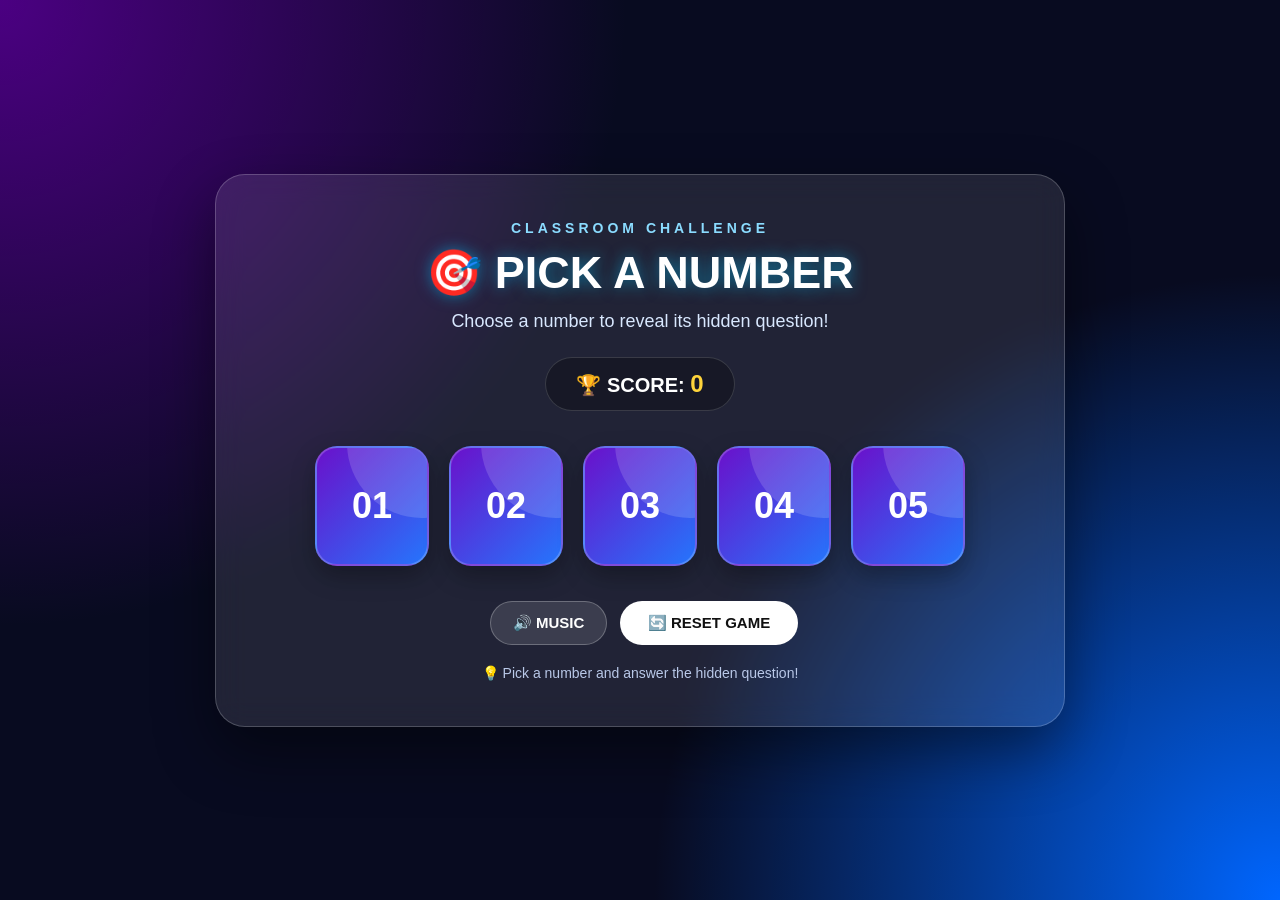
<file: index.html>
<!DOCTYPE html>
<html lang="en">

<head>
    <meta charset="UTF-8">
    <meta name="viewport" content="width=device-width, initial-scale=1.0">

    <title>Pick a Number Quiz</title>

    <link rel="stylesheet" href="style.css">
</head>

<body>

    <div class="container">

        <div class="header">

            <p class="small-title">
                CLASSROOM CHALLENGE
            </p>

            <h1>
                🎯 PICK A NUMBER
            </h1>

            <p class="subtitle">
                Choose a number to reveal its hidden question!
            </p>

        </div>


        <!-- SCORE -->

        <div class="score-box">

            🏆 SCORE:
            <span id="score">0</span>

        </div>


        <!-- NUMBER BOARD -->

        <div class="number-board">

            <a href="question1.html"
               class="number-card"
               data-number="1">

                <span>01</span>

            </a>


            <a href="question2.html"
               class="number-card"
               data-number="2">

                <span>02</span>

            </a>


            <a href="question3.html"
               class="number-card"
               data-number="3">

                <span>03</span>

            </a>


            <a href="question4.html"
               class="number-card"
               data-number="4">

                <span>04</span>

            </a>


            <a href="question5.html"
               class="number-card"
               data-number="5">

                <span>05</span>

            </a>

        </div>


        <!-- MUSIC -->

        <button
            id="musicBtn"
            class="music-btn"
            type="button"
            onclick="toggleMusic()"
            aria-pressed="false">

            🔊 MUSIC

        </button>


        <!-- RESET -->

        <button
            class="reset-btn"
            onclick="resetGame()">

            🔄 RESET GAME

        </button>


        <p class="instruction">

            💡 Pick a number and answer the hidden question!

        </p>

    </div>


    <!-- BACKGROUND MUSIC -->




    <script src="music.js"></script>
    <script src="script.js"></script>

</body>

</html>
</file>
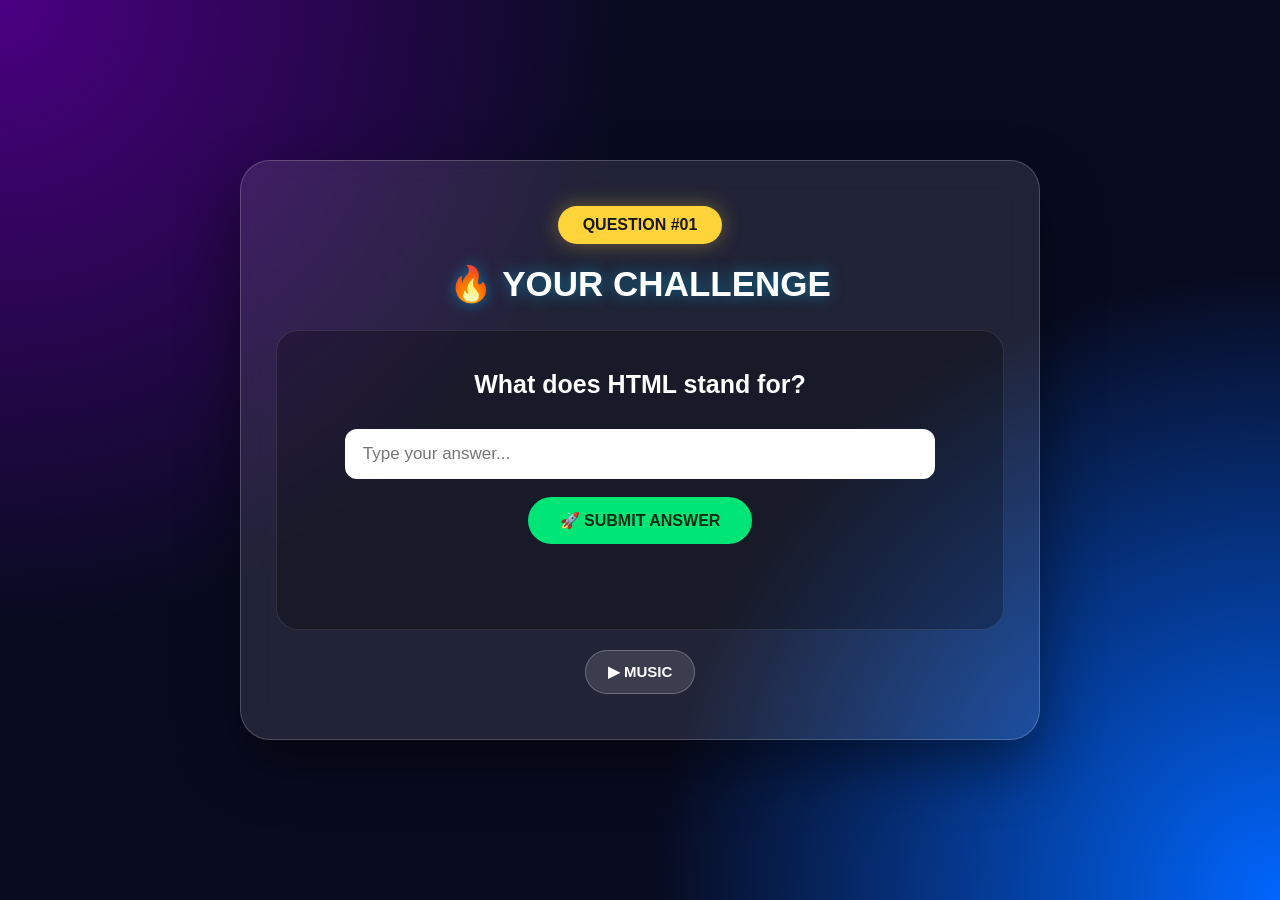
<file: question1.html>
<!DOCTYPE html>
<html lang="en">

<head>

    <meta charset="UTF-8">

    <meta name="viewport"
          content="width=device-width, initial-scale=1.0">

    <title>Question 1</title>

    <link rel="stylesheet" href="style.css">

</head>

<body data-music="harana">

<div class="question-page">

    <div class="question-number">
        QUESTION #01
    </div>

    <h1>🔥 YOUR CHALLENGE</h1>

    <div class="question-box">

        <h2>
            What does HTML stand for?
        </h2>

        <input
            type="text"
            id="answer"
            class="answer-input"
            placeholder="Type your answer..."
        >

        <br>

        <button
            class="submit-btn"
            onclick="checkAnswer()">

            🚀 SUBMIT ANSWER

        </button>

        <p id="result" class="result"></p>

        <!-- TRY AGAIN BUTTON -->
        <button
            id="tryAgainBtn"
            class="try-again-btn"
            onclick="tryAgain()"
            style="display: none;">

            🔄 TRY AGAIN

        </button>

    </div>

    </a>

    <button id="musicBtn" class="music-btn" type="button" aria-pressed="false">▶ MUSIC</button>

</div>


<script>

function checkAnswer() {

    let input =
        document.getElementById("answer");

    let answer =
        input.value.toLowerCase().trim();

    if (answer === "hypertext markup language") {

        document.getElementById("result").innerHTML =
            "🎉 CORRECT! +10 POINTS";

        document.getElementById("tryAgainBtn")
            .style.display = "none";

        input.disabled = true;

        saveScore();

        markUsed();

    } else {

        document.getElementById("result").innerHTML =
            "❌ Incorrect!";

        document.getElementById("tryAgainBtn")
            .style.display = "inline-block";

    }

}


function tryAgain() {

    // Remove the current answer
    document.getElementById("answer").value = "";

    // Clear the message
    document.getElementById("result").innerHTML = "";

    // Hide the Try Again button
    document.getElementById("tryAgainBtn")
        .style.display = "none";

    // Put cursor back inside the input
    document.getElementById("answer").focus();

}


function saveScore() {

    let score =
        Number(localStorage.getItem("score")) || 0;

    score += 10;

    localStorage.setItem("score", score);

}


function markUsed() {

    let used =
        JSON.parse(
            localStorage.getItem("usedNumbers")
        ) || [];

    if (!used.includes(1)) {

        used.push(1);

        localStorage.setItem(
            "usedNumbers",
            JSON.stringify(used)
        );

    }

}

</script>
<script src="music.js"></script>

</body>

</html>
</file>
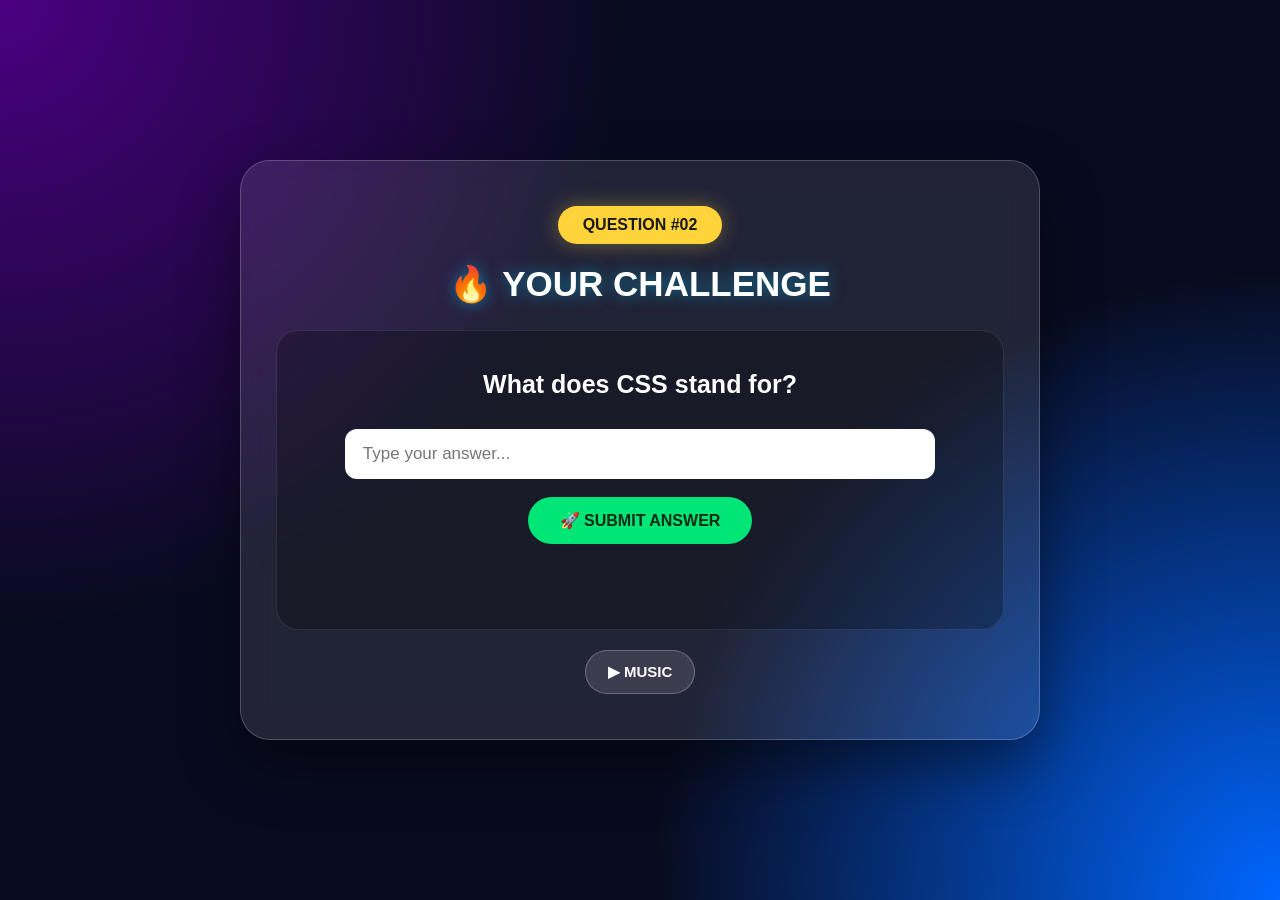
<file: question2.html>
<!DOCTYPE html>
<html lang="en">

<head>
    <meta charset="UTF-8">
    <meta name="viewport" content="width=device-width, initial-scale=1.0">

    <title>Question 2</title>

    <link rel="stylesheet" href="style.css">
</head>

<body data-music="kundiman">

<div class="question-page">

    <div class="question-number">
        QUESTION #02
    </div>

    <h1>🔥 YOUR CHALLENGE</h1>

    <div class="question-box">

        <h2>
            What does CSS stand for?
        </h2>

        <input
            type="text"
            id="answer"
            class="answer-input"
            placeholder="Type your answer..."
        >

        <br>

        <button
            class="submit-btn"
            onclick="checkAnswer()">

            🚀 SUBMIT ANSWER

        </button>

        <p id="result" class="result"></p>

        <button
            id="tryAgainBtn"
            class="try-again-btn"
            onclick="tryAgain()"
            style="display: none;">

            🔄 TRY AGAIN

        </button>

    </div>



    <button id="musicBtn" class="music-btn" type="button" aria-pressed="false">▶ MUSIC</button>

</div>


<script>

function checkAnswer() {

    let input =
        document.getElementById("answer");

    let answer =
        input.value.toLowerCase().trim();

    if (answer === "cascading style sheets") {

        document.getElementById("result").innerHTML =
            "🎉 CORRECT! +10 POINTS";

        document.getElementById("tryAgainBtn")
            .style.display = "none";

        input.disabled = true;

        saveScore();

        markUsed();

    } else {

        document.getElementById("result").innerHTML =
            "❌ Incorrect!";

        document.getElementById("tryAgainBtn")
            .style.display = "inline-block";

    }

}


function tryAgain() {

    document.getElementById("answer").value = "";

    document.getElementById("result").innerHTML = "";

    document.getElementById("tryAgainBtn")
        .style.display = "none";

    document.getElementById("answer").focus();

}


function saveScore() {

    let score =
        Number(localStorage.getItem("score")) || 0;

    score += 10;

    localStorage.setItem("score", score);

}


function markUsed() {

    let used =
        JSON.parse(
            localStorage.getItem("usedNumbers")
        ) || [];

    if (!used.includes(2)) {

        used.push(2);

        localStorage.setItem(
            "usedNumbers",
            JSON.stringify(used)
        );

    }

}

</script>
<script src="music.js"></script>

</body>
</html>
</file>
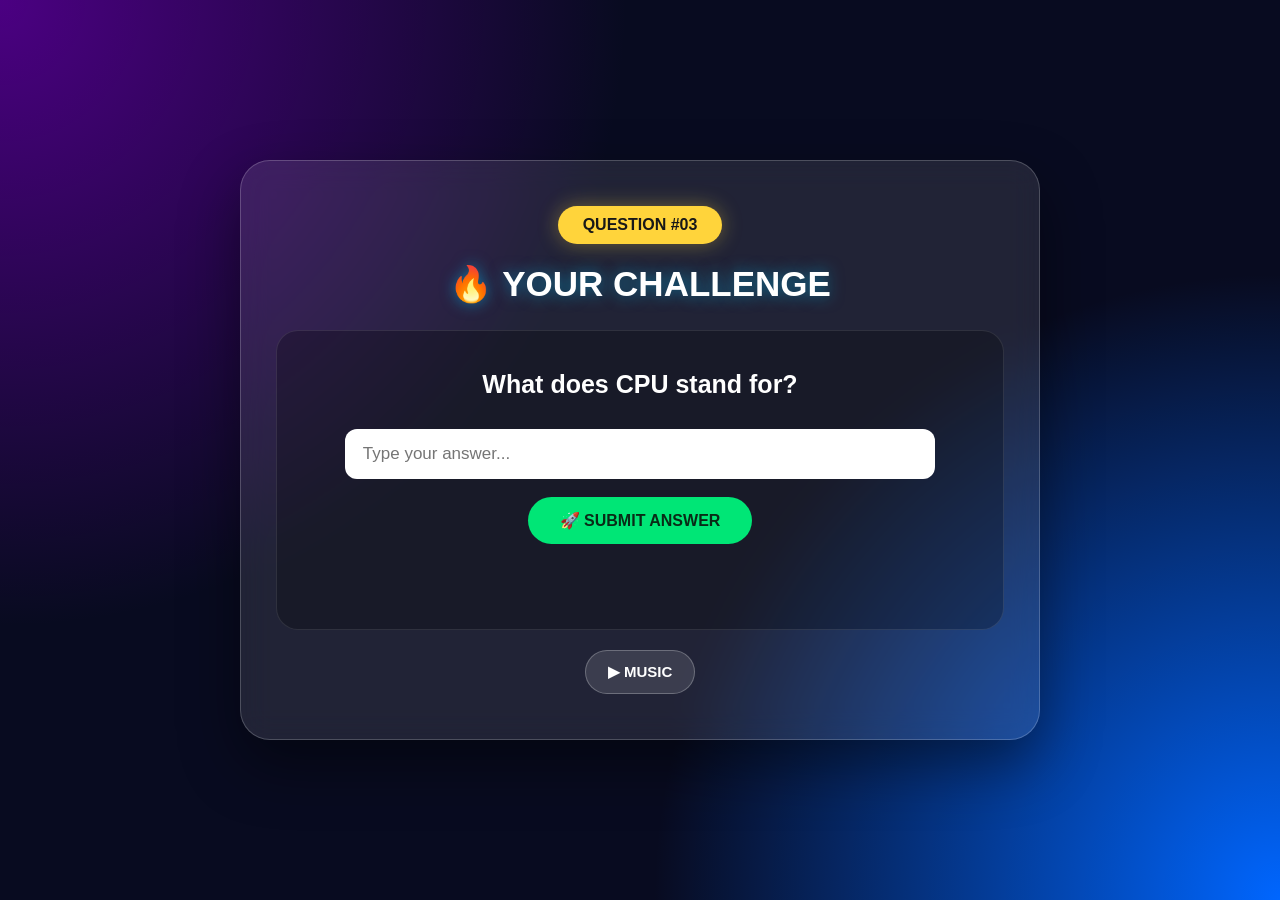
<file: question3.html>
<!DOCTYPE html>
<html lang="en">

<head>
    <meta charset="UTF-8">
    <meta name="viewport" content="width=device-width, initial-scale=1.0">

    <title>Question 3</title>

    <link rel="stylesheet" href="style.css">
</head>

<body data-music="pop">

<div class="question-page">

    <div class="question-number">
        QUESTION #03
    </div>

    <h1>🔥 YOUR CHALLENGE</h1>

    <div class="question-box">

        <h2>
            What does CPU stand for?
        </h2>

        <input
            type="text"
            id="answer"
            class="answer-input"
            placeholder="Type your answer..."
        >

        <br>

        <button
            class="submit-btn"
            onclick="checkAnswer()">

            🚀 SUBMIT ANSWER

        </button>

        <p id="result" class="result"></p>

        <button
            id="tryAgainBtn"
            class="try-again-btn"
            onclick="tryAgain()"
            style="display: none;">

            🔄 TRY AGAIN

        </button>

    </div>



    <button id="musicBtn" class="music-btn" type="button" aria-pressed="false">▶ MUSIC</button>

</div>


<script>

function checkAnswer() {

    let input =
        document.getElementById("answer");

    let answer =
        input.value.toLowerCase().trim();

    if (answer === "central processing unit") {

        document.getElementById("result").innerHTML =
            "🎉 CORRECT! +10 POINTS";

        document.getElementById("tryAgainBtn")
            .style.display = "none";

        input.disabled = true;

        saveScore();

        markUsed();

    } else {

        document.getElementById("result").innerHTML =
            "❌ Incorrect!";

        document.getElementById("tryAgainBtn")
            .style.display = "inline-block";

    }

}


function tryAgain() {

    document.getElementById("answer").value = "";

    document.getElementById("result").innerHTML = "";

    document.getElementById("tryAgainBtn")
        .style.display = "none";

    document.getElementById("answer").focus();

}


function saveScore() {

    let score =
        Number(localStorage.getItem("score")) || 0;

    score += 10;

    localStorage.setItem("score", score);

}


function markUsed() {

    let used =
        JSON.parse(
            localStorage.getItem("usedNumbers")
        ) || [];

    if (!used.includes(3)) {

        used.push(3);

        localStorage.setItem(
            "usedNumbers",
            JSON.stringify(used)
        );

    }

}

</script>
<script src="music.js"></script>

</body>
</html>
</file>
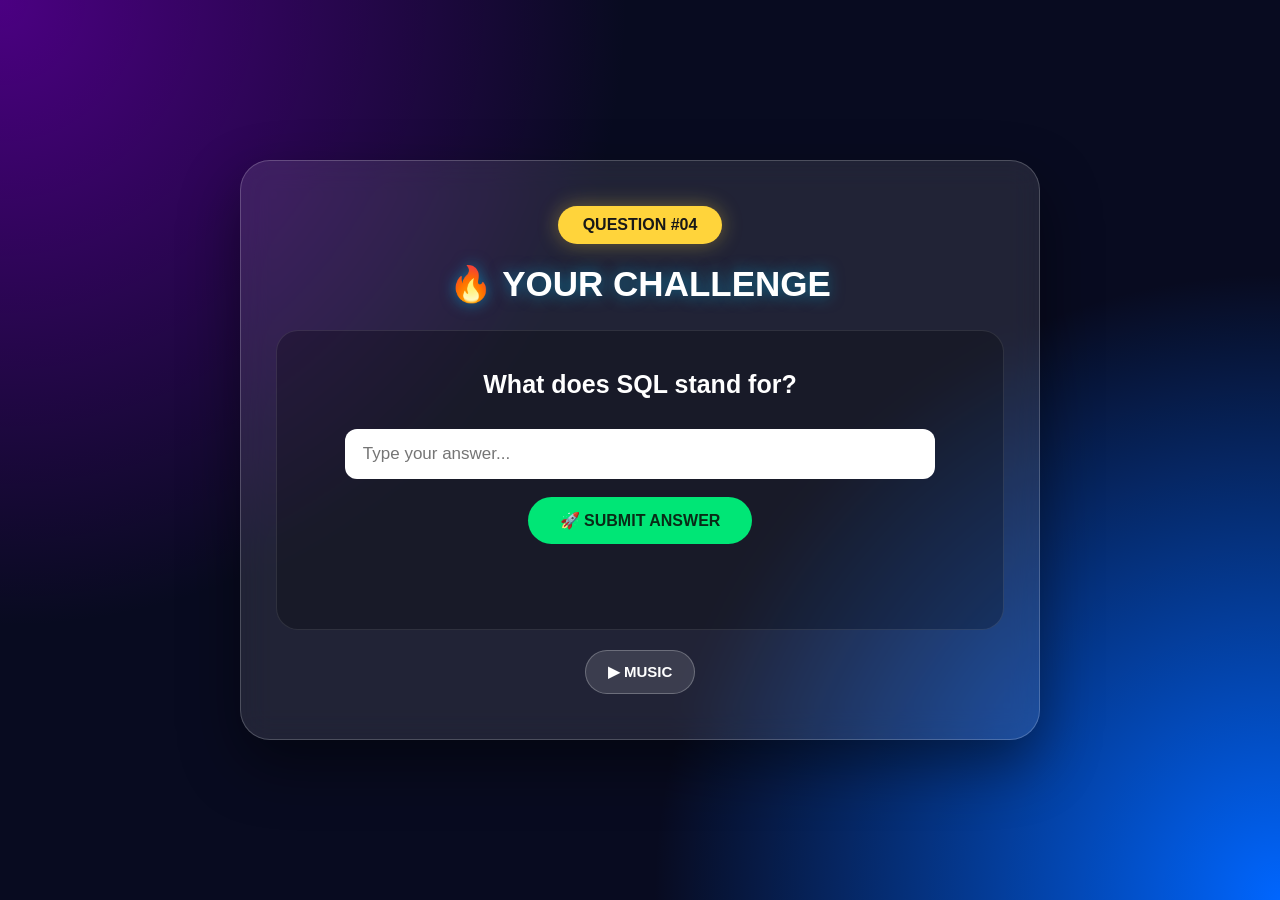
<file: question4.html>
<!DOCTYPE html>
<html lang="en">

<head>
    <meta charset="UTF-8">
    <meta name="viewport" content="width=device-width, initial-scale=1.0">

    <title>Question 4</title>

    <link rel="stylesheet" href="style.css">
</head>

<body data-music="rock">

<div class="question-page">

    <div class="question-number">
        QUESTION #04
    </div>

    <h1>🔥 YOUR CHALLENGE</h1>

    <div class="question-box">

        <h2>
            What does SQL stand for?
        </h2>

        <input
            type="text"
            id="answer"
            class="answer-input"
            placeholder="Type your answer..."
        >

        <br>

        <button
            class="submit-btn"
            onclick="checkAnswer()">

            🚀 SUBMIT ANSWER

        </button>

        <p id="result" class="result"></p>

        <button
            id="tryAgainBtn"
            class="try-again-btn"
            onclick="tryAgain()"
            style="display: none;">

            🔄 TRY AGAIN

        </button>

    </div>



    <button id="musicBtn" class="music-btn" type="button" aria-pressed="false">▶ MUSIC</button>

</div>


<script>

function checkAnswer() {

    let input =
        document.getElementById("answer");

    let answer =
        input.value.toLowerCase().trim();

    if (answer === "structured query language") {

        document.getElementById("result").innerHTML =
            "🎉 CORRECT! +10 POINTS";

        document.getElementById("tryAgainBtn")
            .style.display = "none";

        input.disabled = true;

        saveScore();

        markUsed();

    } else {

        document.getElementById("result").innerHTML =
            "❌ Incorrect!";

        document.getElementById("tryAgainBtn")
            .style.display = "inline-block";

    }

}


function tryAgain() {

    document.getElementById("answer").value = "";

    document.getElementById("result").innerHTML = "";

    document.getElementById("tryAgainBtn")
        .style.display = "none";

    document.getElementById("answer").focus();

}


function saveScore() {

    let score =
        Number(localStorage.getItem("score")) || 0;

    score += 10;

    localStorage.setItem("score", score);

}


function markUsed() {

    let used =
        JSON.parse(
            localStorage.getItem("usedNumbers")
        ) || [];

    if (!used.includes(4)) {

        used.push(4);

        localStorage.setItem(
            "usedNumbers",
            JSON.stringify(used)
        );

    }

}

</script>
<script src="music.js"></script>

</body>
</html>
</file>
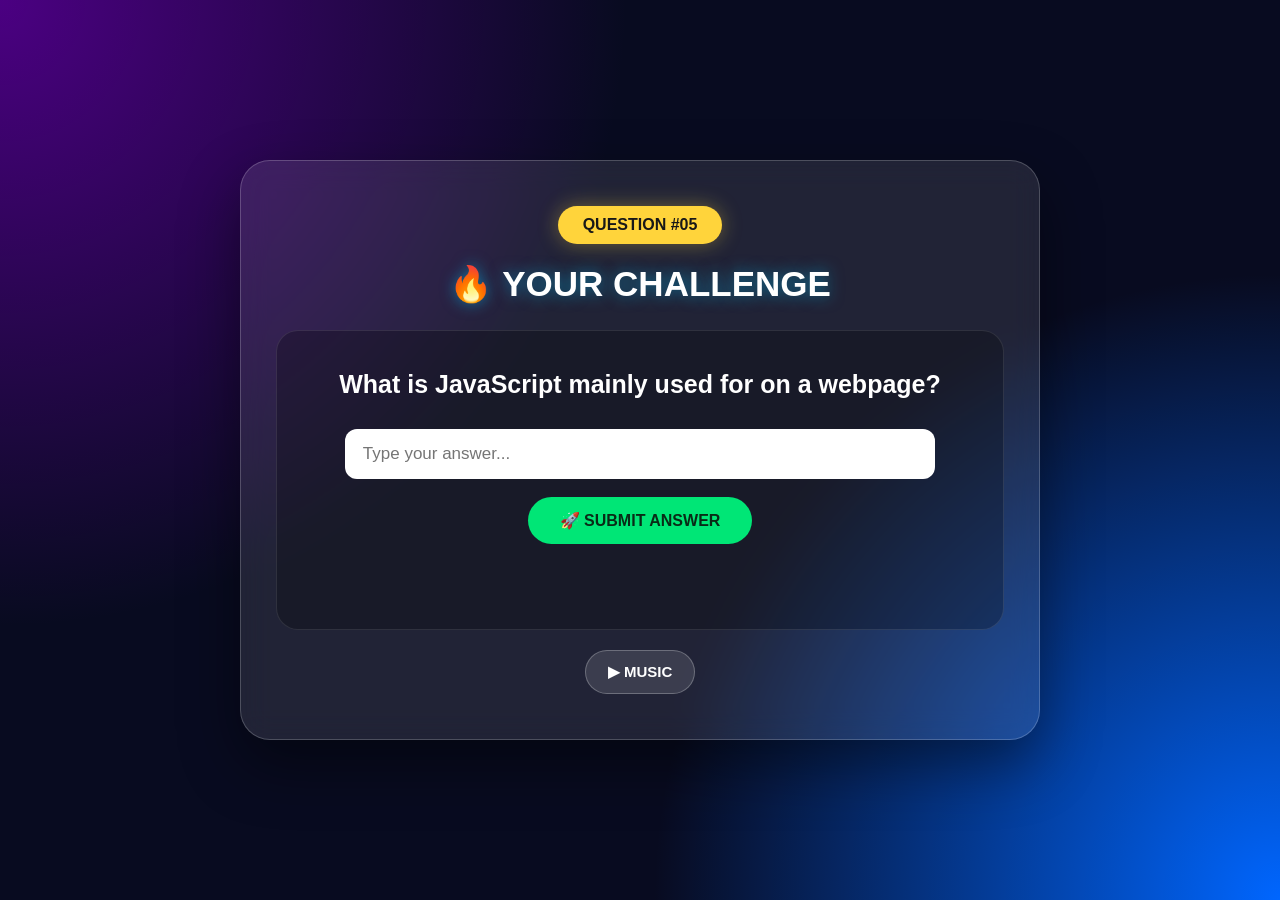
<file: question5.html>
<!DOCTYPE html>
<html lang="en">

<head>
    <meta charset="UTF-8">
    <meta name="viewport" content="width=device-width, initial-scale=1.0">

    <title>Question 5</title>

    <link rel="stylesheet" href="style.css">
</head>

<body data-music="dance">

<div class="question-page">

    <div class="question-number">
        QUESTION #05
    </div>

    <h1>🔥 YOUR CHALLENGE</h1>

    <div class="question-box">

        <h2>
            What is JavaScript mainly used for on a webpage?
        </h2>

        <input
            type="text"
            id="answer"
            class="answer-input"
            placeholder="Type your answer..."
        >

        <br>

        <button
            class="submit-btn"
            onclick="checkAnswer()">

            🚀 SUBMIT ANSWER

        </button>

        <p id="result" class="result"></p>

        <button
            id="tryAgainBtn"
            class="try-again-btn"
            onclick="tryAgain()"
            style="display: none;">

            🔄 TRY AGAIN

        </button>

    </div>



    <button id="musicBtn" class="music-btn" type="button" aria-pressed="false">▶ MUSIC</button>

</div>


<script>

function checkAnswer() {

    let input =
        document.getElementById("answer");

    let answer =
        input.value.toLowerCase().trim();

    if (
        answer === "interactivity" ||
        answer === "interactive" ||
        answer === "make webpages interactive"
    ) {

        document.getElementById("result").innerHTML =
            "🎉 CORRECT! +10 POINTS";

        document.getElementById("tryAgainBtn")
            .style.display = "none";

        input.disabled = true;

        saveScore();

        markUsed();

    } else {

        document.getElementById("result").innerHTML =
            "❌ Incorrect!";

        document.getElementById("tryAgainBtn")
            .style.display = "inline-block";

    }

}


function tryAgain() {

    document.getElementById("answer").value = "";

    document.getElementById("result").innerHTML = "";

    document.getElementById("tryAgainBtn")
        .style.display = "none";

    document.getElementById("answer").focus();

}


function saveScore() {

    let score =
        Number(localStorage.getItem("score")) || 0;

    score += 10;

    localStorage.setItem("score", score);

}


function markUsed() {

    let used =
        JSON.parse(
            localStorage.getItem("usedNumbers")
        ) || [];

    if (!used.includes(5)) {

        used.push(5);

        localStorage.setItem(
            "usedNumbers",
            JSON.stringify(used)
        );

    }

}

</script>
<script src="music.js"></script>

</body>
</html>
</file>
<file: style.css>
* {
    margin: 0;
    padding: 0;
    box-sizing: border-box;
}

body {
    min-height: 100vh;

    display: flex;
    justify-content: center;
    align-items: center;

    font-family: Arial, sans-serif;

    background:
        radial-gradient(circle at top left, #4b0082, transparent 40%),
        radial-gradient(circle at bottom right, #0066ff, transparent 40%),
        #080b20;

    color: white;

    padding: 20px;
}

/* MAIN CONTAINER */

.container {
    width: 100%;
    max-width: 850px;

    text-align: center;

    padding: 45px 35px;

    background: rgba(255, 255, 255, 0.10);

    border: 1px solid rgba(255, 255, 255, 0.20);

    border-radius: 30px;

    backdrop-filter: blur(15px);

    box-shadow:
        0 25px 60px rgba(0, 0, 0, 0.45);
}

/* HEADER */

.small-title {
    font-size: 14px;

    letter-spacing: 4px;

    color: #8bdcff;

    font-weight: bold;

    margin-bottom: 10px;
}

h1 {
    font-size: 45px;

    margin-bottom: 12px;

    text-shadow:
        0 0 15px rgba(0, 200, 255, 0.5);
}

.subtitle {
    font-size: 18px;

    color: #d9e8ff;

    margin-bottom: 25px;
}

/* SCORE */

.score-box {
    display: inline-block;

    padding: 12px 30px;

    margin-bottom: 35px;

    border-radius: 30px;

    background: rgba(0, 0, 0, 0.3);

    border: 1px solid rgba(255, 255, 255, 0.15);

    font-size: 20px;

    font-weight: bold;
}

#score {
    color: #ffd43b;

    font-size: 24px;
}

/* NUMBER BOARD */

.number-board {
    display: grid;

    grid-template-columns: repeat(5, 1fr);

    gap: 20px;

    max-width: 650px;

    margin: auto;
}

/* NUMBER CARD */

.number-card {
    height: 120px;

    display: flex;

    justify-content: center;

    align-items: center;

    text-decoration: none;

    color: white;

    font-size: 36px;

    font-weight: bold;

    border-radius: 22px;

    background:
        linear-gradient(
            135deg,
            #6a11cb,
            #2575fc
        );

    border: 2px solid rgba(255, 255, 255, 0.2);

    box-shadow:
        0 10px 25px rgba(0, 0, 0, 0.3);

    transition: all 0.3s ease;

    position: relative;

    overflow: hidden;
}

.number-card::before {
    content: "";

    position: absolute;

    width: 150px;
    height: 150px;

    background: rgba(255,255,255,0.15);

    border-radius: 50%;

    top: -80px;
    right: -70px;
}

.number-card:hover {
    transform: translateY(-10px) scale(1.05);

    box-shadow:
        0 0 25px rgba(0, 190, 255, 0.7),
        0 15px 35px rgba(0, 0, 0, 0.4);
}

.number-card:active {
    transform: scale(0.95);
}

/* USED NUMBER */

.number-card.used {
    background: #3b3b4a;

    color: #858595;

    pointer-events: none;

    box-shadow: none;

    border-color: #555;
}

.number-card.used span::after {
    content: " ✓";

    color: #4dff91;

    font-size: 22px;
}

/* RESET BUTTON */

.reset-btn {
    margin-top: 35px;

    padding: 13px 28px;

    border: none;

    border-radius: 30px;

    background: white;

    color: #111;

    font-size: 15px;

    font-weight: bold;

    cursor: pointer;

    transition: 0.3s;
}

.reset-btn:hover {
    transform: scale(1.08);

    background: #ffd43b;

    box-shadow:
        0 0 20px rgba(255, 212, 59, 0.5);
}

.instruction {
    margin-top: 20px;

    color: #b9c8e8;

    font-size: 14px;
}

.music-btn {
    display: inline-block;
    margin: 20px 8px 0;
    padding: 12px 22px;
    border: 1px solid rgba(255, 255, 255, 0.25);
    border-radius: 25px;
    background: rgba(255, 255, 255, 0.12);
    color: white;
    font-size: 15px;
    font-weight: bold;
    cursor: pointer;
    transition: 0.3s;
}

.music-btn:hover {
    background: rgba(255, 255, 255, 0.22);
    transform: translateY(-3px);
}

/* ================================= */
/* QUESTION PAGE */
/* ================================= */

.question-page {
    width: 100%;

    max-width: 800px;

    text-align: center;

    padding: 45px 35px;

    background: rgba(255, 255, 255, 0.10);

    border: 1px solid rgba(255, 255, 255, 0.20);

    border-radius: 30px;

    backdrop-filter: blur(15px);

    box-shadow:
        0 25px 60px rgba(0, 0, 0, 0.45);

    animation: appear 0.6s ease;
}

@keyframes appear {

    from {
        opacity: 0;
        transform: translateY(25px);
    }

    to {
        opacity: 1;
        transform: translateY(0);
    }
}

/* QUESTION NUMBER */

.question-number {
    display: inline-block;

    padding: 10px 25px;

    border-radius: 30px;

    background: #ffd43b;

    color: #181818;

    font-weight: bold;

    margin-bottom: 20px;

    box-shadow:
        0 0 20px rgba(255, 212, 59, 0.35);
}

/* QUESTION TITLE */

.question-page h1 {
    font-size: 35px;

    margin-bottom: 25px;
}

.question-box {
    padding: 35px;

    border-radius: 22px;

    background: rgba(0, 0, 0, 0.25);

    border: 1px solid rgba(255,255,255,0.1);
}

.question-box h2 {
    font-size: 25px;

    line-height: 1.5;

    margin-bottom: 25px;
}

/* ANSWER INPUT */

.answer-input {
    width: 90%;

    padding: 15px 18px;

    border: none;

    outline: none;

    border-radius: 12px;

    font-size: 17px;

    margin-bottom: 18px;
}

.answer-input:focus {
    box-shadow:
        0 0 0 3px rgba(0, 200, 255, 0.3);
}

/* SUBMIT BUTTON */

.submit-btn {
    padding: 14px 32px;

    border: none;

    border-radius: 30px;

    background: #00e676;

    color: #092b17;

    font-size: 16px;

    font-weight: bold;

    cursor: pointer;

    transition: 0.3s;
}

.submit-btn:hover {
    transform: scale(1.08);

    box-shadow:
        0 0 20px rgba(0, 230, 118, 0.5);
}

/* RESULT */

.result {
    min-height: 30px;

    margin-top: 20px;

    font-size: 20px;

    font-weight: bold;
}

/* BACK BUTTON */

.back-btn {
    display: inline-block;

    margin-top: 25px;

    padding: 12px 22px;

    border-radius: 25px;

    color: white;

    text-decoration: none;

    background: rgba(255,255,255,0.12);

    border: 1px solid rgba(255,255,255,0.2);

    transition: 0.3s;
}

.back-btn:hover {
    background: rgba(255,255,255,0.22);

    transform: translateY(-3px);
}

/* MOBILE */

@media (max-width: 650px) {

    h1 {
        font-size: 32px;
    }

    .number-board {
        grid-template-columns: repeat(2, 1fr);
    }

    .number-card {
        height: 100px;
    }

    .question-page {
        padding: 30px 20px;
    }

    .question-box {
        padding: 25px 15px;
    }

    .question-box h2 {
        font-size: 20px;
    }

}


.try-again-btn {
    display: inline-block;

    width: 80%;
    max-width: 200px;

    margin-top: 20px;

    padding: 20px 35px;

    border: none;

    border-radius: 20px;

    /* BUTTON BACKGROUND */
    background: #ffcc00;

    /* TEXT COLOR */
    color: #222222;

    /* TEXT SIZE */
    font-size: 24px;

    font-weight: bold;

    cursor: pointer;

    box-shadow:
        0 8px 20px rgba(0, 0, 0, 0.3);

    transition: all 0.3s ease;
}

.try-again-btn:hover {

    transform: translateY(-5px) scale(1.04);

    background: #ffd633;

    box-shadow:
        0 0 25px rgba(255, 204, 0, 0.7),
        0 10px 25px rgba(0, 0, 0, 0.3);
}

.try-again-btn:active {

    transform: scale(0.96);

}
</file>
